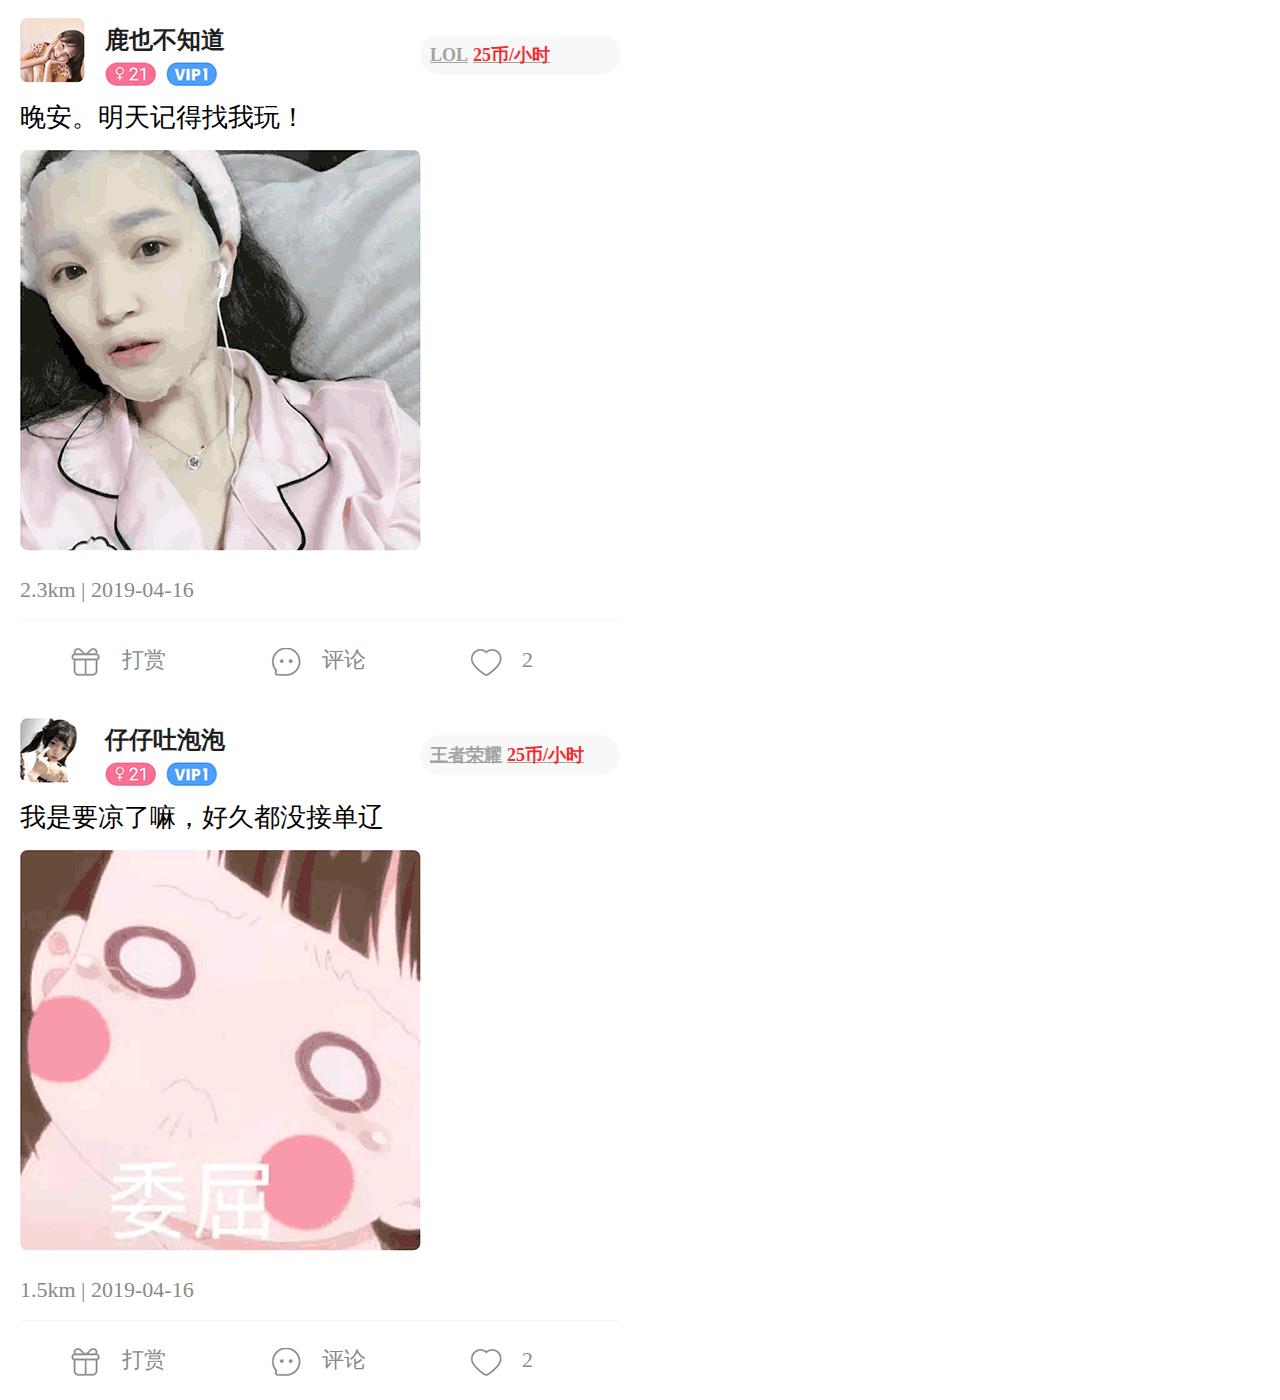
<file: fujin.html>
<!DOCTYPE html>
<html>
	<head>
		<meta charset="UTF-8">
		<meta name="viewport" content="width=device-width, initial-scale=1"/>
		<link rel="stylesheet" type="text/css" href="css/fujin.css"/>
		<title>附近</title>
		<script src="js/htmlFontSize.js" type="text/javascript" charset="utf-8"></script>
	</head>
	<body>
		<div class="main">
			<div class="bot" style="height:  7rem;">
				<div class="bot_top">
					<div class="bot_top_a">
						<img src="img/用户2.gif"/>
					</div>
					<div class="bot_top_b">
						<div class="bot_top_b1">
							鹿也不知道
						</div>
						<div class="bot_top_b2">
							<img src="img/女1.gif"/>
							<img src="img/vip1.gif"/>
						</div>
					</div>
					<div class="bot_top_c">
						<div class="bot_top_c1">
							<a href="#">
								LOL<font>25币/小时</font>
							</a>
						</div>
					</div>
				</div>
				<div class="bot_nav">
					<div class="bot_nav_a">
						晚安。明天记得找我玩！
					</div>
					<div class="bot_nav_b">
						<img src="img/tu4.gif"/>
					</div>
					<div class="bot_nav_c">
						2.3km | 2019-04-16
					</div>
				</div>
				<div class="bot_bot">
					<ul>
						<li><img src="img/ai1.gif"/></li>
						<li>打赏</li>
					</ul>
					<ul>
						<li><img src="img/ai2.gif"/></li>
						<li>评论</li>
					</ul>
					<ul>
						<li><img src="img/ai3.gif"/></li>
						<li>2</li>
					</ul>
				</div>
			</div>
			<div class="bot" style="height:  7rem;">
				<div class="blank"></div>
				<div class="bot_top">
					<div class="bot_top_a">
						<img src="img/用户3.gif"/>
					</div>
					<div class="bot_top_b">
						<div class="bot_top_b1">
							仔仔吐泡泡
						</div>
						<div class="bot_top_b2">
							<img src="img/女1.gif"/>
							<img src="img/vip1.gif"/>
						</div>
					</div>
					<div class="bot_top_c">
						<div class="bot_top_c1">
							<a href="#">
								王者荣耀<font>25币/小时</font>
							</a>
						</div>
					</div>
				</div>
				<div class="bot_nav">
					<div class="bot_nav_a">
						我是要凉了嘛，好久都没接单辽
					</div>
					<div class="bot_nav_b">
						<img src="img/tu5.gif"/>
					</div>
					<div class="bot_nav_c">
						1.5km | 2019-04-16
					</div>
				</div>
				<div class="bot_bot">
					<ul>
						<li><img src="img/ai1.gif"/></li>
						<li>打赏</li>
					</ul>
					<ul>
						<li><img src="img/ai2.gif"/></li>
						<li>评论</li>
					</ul>
					<ul>
						<li><img src="img/ai3.gif"/></li>
						<li>2</li>
					</ul>
				</div>
			</div>
		</div>	
	</body>
</html>
</file>
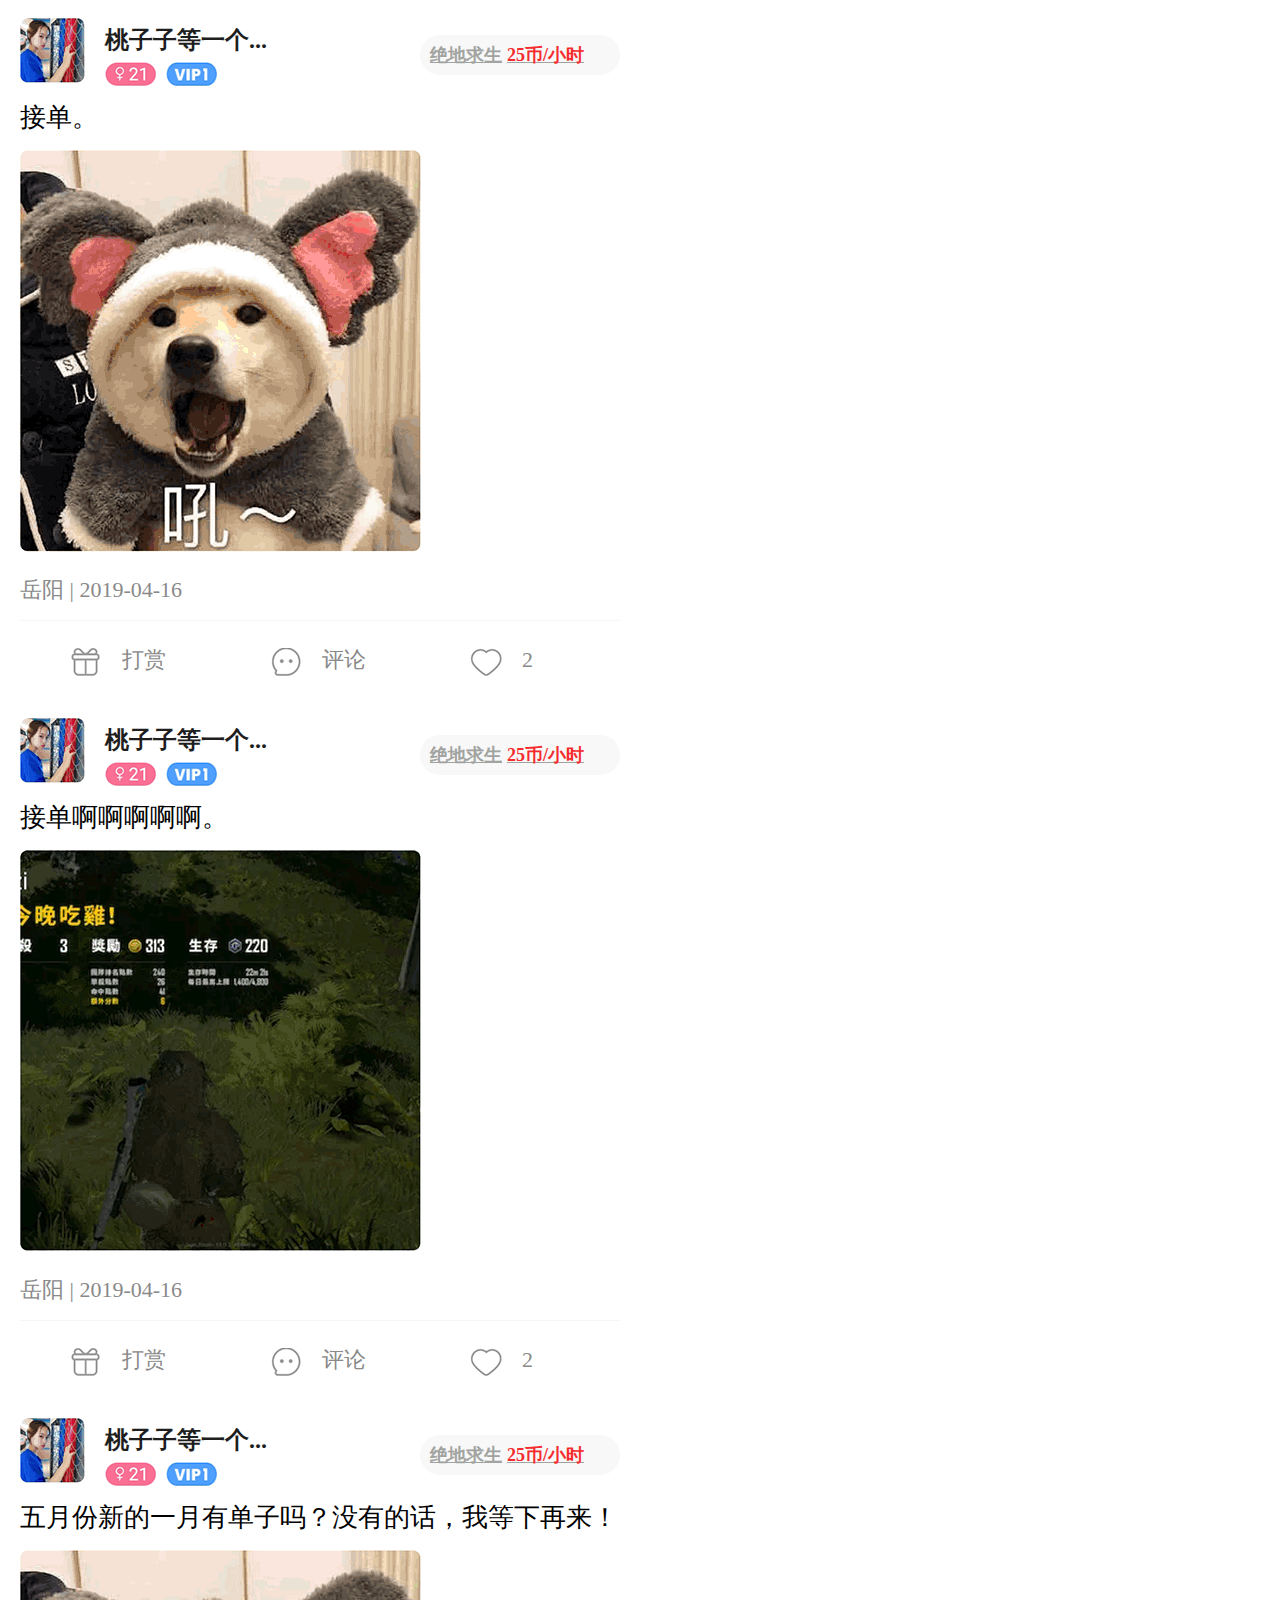
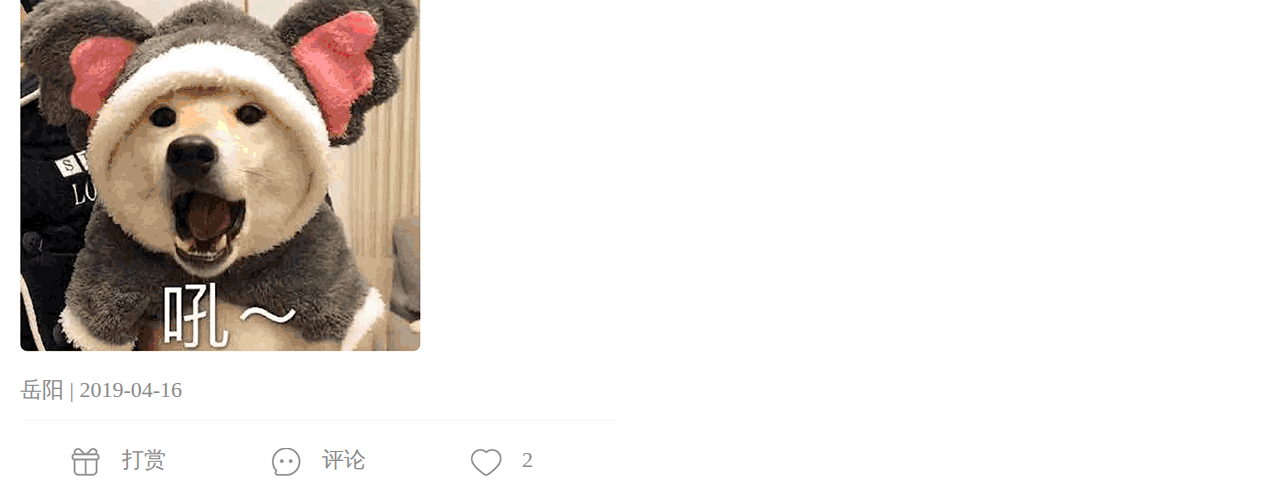
<file: guanzhu.html>
<!DOCTYPE html>
<html>
	<head>
		<meta charset="UTF-8">
		<meta name="viewport" content="width=device-width, initial-scale=1"/>
		<link rel="stylesheet" type="text/css" href="css/guanzhu.css"/>
		<title>关注</title>
		<script src="js/htmlFontSize.js" type="text/javascript" charset="utf-8"></script>
	</head>
	<body>
		<div class="main">
			<div class="bot" style="height:  7rem;">
				<div class="bot_top">
					<div class="bot_top_a">
						<img src="img/用户1.gif"/>
					</div>
					<div class="bot_top_b">
						<div class="bot_top_b1">
							桃子子等一个...
						</div>
						<div class="bot_top_b2">
							<img src="img/女1.gif"/>
							<img src="img/vip1.gif"/>
						</div>
					</div>
					<div class="bot_top_c">
						<div class="bot_top_c1">
							<a href="../下单/xiadan.html" target="_parent">
								绝地求生<font>25币/小时</font>
							</a>
						</div>
					</div>
				</div>
				<div class="bot_nav">
					<div class="bot_nav_a">
						接单。
					</div>
					<div class="bot_nav_b">
						<img src="img/tu1.gif"/>
					</div>
					<div class="bot_nav_c">
						岳阳 | 2019-04-16
					</div>
				</div>
				<div class="bot_bot">
					<ul>
						<li><img src="img/ai1.gif"/></li>
						<li>打赏</li>
					</ul>
					<ul>
						<li><img src="img/ai2.gif"/></li>
						<li>评论</li>
					</ul>
					<ul>
						<li><img src="img/ai3.gif"/></li>
						<li>2</li>
					</ul>
				</div>
			</div>
			<div class="bot" style="height:  7rem;">
				<div class="blank"></div>
				<div class="bot_top">
					<div class="bot_top_a">
						<img src="img/用户1.gif"/>
					</div>
					<div class="bot_top_b">
						<div class="bot_top_b1">
							桃子子等一个...
						</div>
						<div class="bot_top_b2">
							<img src="img/女1.gif"/>
							<img src="img/vip1.gif"/>
						</div>
					</div>
					<div class="bot_top_c">
						<div class="bot_top_c1">
							<a href="#">
								绝地求生<font>25币/小时</font>
							</a>
						</div>
					</div>
				</div>
				<div class="bot_nav">
					<div class="bot_nav_a">
						接单啊啊啊啊啊。
					</div>
					<div class="bot_nav_b">
						<img src="img/tu2.gif"/>
					</div>
					<div class="bot_nav_c">
						岳阳 | 2019-04-16
					</div>
				</div>
				<div class="bot_bot">
					<ul>
						<li><img src="img/ai1.gif"/></li>
						<li>打赏</li>
					</ul>
					<ul>
						<li><img src="img/ai2.gif"/></li>
						<li>评论</li>
					</ul>
					<ul>
						<li><img src="img/ai3.gif"/></li>
						<li>2</li>
					</ul>
				</div>
			</div>
			<div class="bot" style="height:  7rem;">
				<div class="blank"></div>
				<div class="bot_top">
					<div class="bot_top_a">
						<img src="img/用户1.gif"/>
					</div>
					<div class="bot_top_b">
						<div class="bot_top_b1">
							桃子子等一个...
						</div>
						<div class="bot_top_b2">
							<img src="img/女1.gif"/>
							<img src="img/vip1.gif"/>
						</div>
					</div>
					<div class="bot_top_c">
						<div class="bot_top_c1">
							<a href="#">
								绝地求生<font>25币/小时</font>
							</a>
						</div>
					</div>
				</div>
				<div class="bot_nav">
					<div class="bot_nav_a">
					五月份新的一月有单子吗？没有的话，我等下再来！
					</div>
					<div class="bot_nav_b">
						<img src="img/tu1.gif"/>
					</div>
					<div class="bot_nav_c">
						岳阳 | 2019-04-16
					</div>
				</div>
				<div class="bot_bot">
					<ul>
						<li><img src="img/ai1.gif"/></li>
						<li>打赏</li>
					</ul>
					<ul>
						<li><img src="img/ai2.gif"/></li>
						<li>评论</li>
					</ul>
					<ul>
						<li><img src="img/ai3.gif"/></li>
						<li>2</li>
					</ul>
				</div>
			</div>
		</div>
	</body>
</html>
</file>
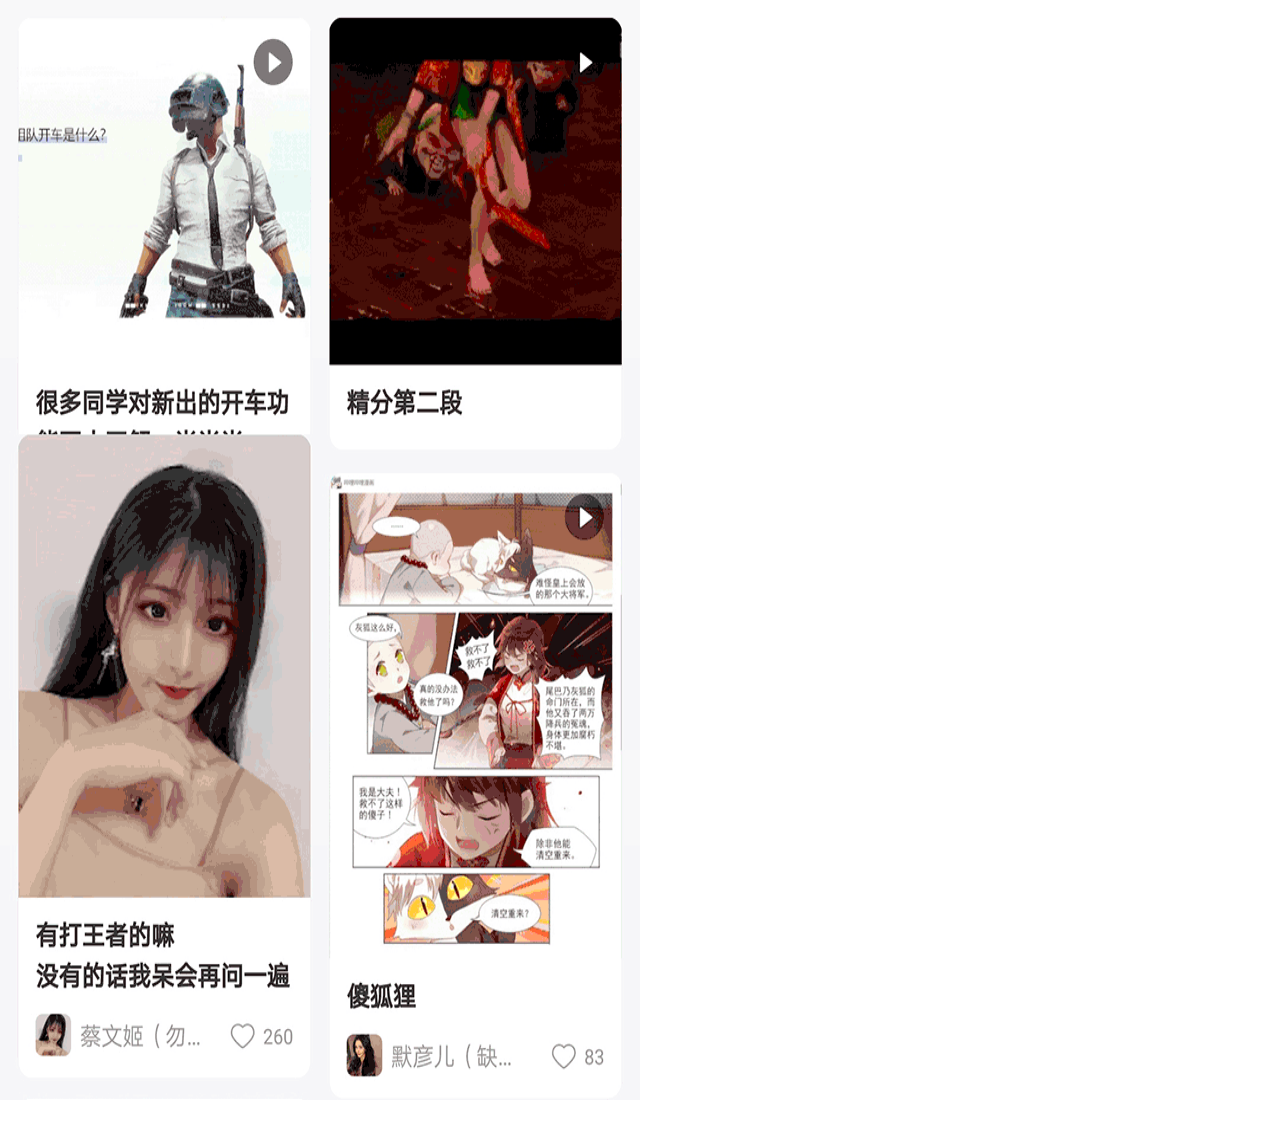
<file: tuijian.html>
<!DOCTYPE html>
<html>
	<head>
		<meta charset="UTF-8">
		<meta name="viewport" content="width=device-width, initial-scale=1"/>
		<link rel="stylesheet" type="text/css" href="css/tuijian.css"/>
		<title>推荐</title>
		<script src="js/htmlFontSize.js" type="text/javascript" charset="utf-8"></script>
	</head>
	<body>
		<div class="main">
			<img src="img/tu3.gif"/>
		</div>
	</body>
</html>
</file>
<file: css/fujin.css>
*{
	margin: 0;
	padding: 0;
}
.main{
	width: 6.4rem;
	float: left;
}
.bot{
	width: 6.4rem;
	height: 8.2rem;
	float: left;
}
.bot_top{
	width: 6rem;
	height: 1rem;
	float:left ;
	padding: 0 .2rem;
}
.bot_top_a{
	float: left;
	width: .75rem;
	height: 1rem;
	line-height: 1rem;
}
.bot_top_a img{
	width: .65rem;
	height: .65rem;
}
.bot_top_b{
	float: left;
	width: 3.25rem;
	height: 1rem;
}
.bot_top_b1{
	width: 3.25rem;
	height:  .62rem;
	float: left;
	font-size: .24rem;
	line-height: .8rem;
	color: #1E1E1E;
	font-weight: bold;
	text-indent: .1rem;
}
.bot_top_b2{
	width: 3.25rem;
	height: .38rem;
	float: left;
	margin: 0 .1rem;
}
.bot_top_b2 img{
	float: left;
	width: .51rem;
	height: .24rem;
	margin-right: .1rem;
}
.bot_top_b2:nth-child(2)img{
	float: left;
	width: .58rem;
	height: .24rem;
}
.bot_top_c{
	width: 2rem;
	height: 1rem;
	float: left;
}
.bot_top_c1{
	width: 2rem;
	height: .4rem;
	background:  #f8f8f8;
	border-radius: .3rem;
	margin-top: .35rem;
	font-size: .18rem;
	font-weight: bold;
	line-height: .4rem;
	text-indent: .1rem;
}
.bot_top_c1 font{
	font-size: .18rem;
	font-weight: bold;
	line-height: .4rem;
	color:#f52c2e;
	padding-left: .05rem;
}
.bot_top_c1 a{
	color:#a1a3a0;
}
.bot_top_c1 font a{
	color:#f52c2e;
}
.bot_nav{
	width: 6rem;
	height: 5.2rem;
	float: left;
	padding: 0 .2rem;
}
.bot_nav_a{
	width: 6rem;
	height: .5rem;
	float: left;
	font-size: .26rem;
	color: #000000;
}
.bot_nav_b{
	width: 6rem;
	height: 4.1rem;
	float: left;
}
.bot_nav_b img{
	width: 4.01rem;
	height: 4.02rem;
}
.bot_nav_c{
	width: 6rem;
	height: .6rem;
	float: left;
	font-size: .22rem;
	color:#898989;
	line-height: .6rem;
	border-bottom: .01rem solid #f6f6f6;
}
.bot_bot{
	width: 6rem;
	height: .8rem;
	float: left;
	padding: 0 .2rem;
}
.bot_bot ul{
	width: 2rem;
	height: .8rem;
	float: left;
	text-align: center;
}
.bot_bot ul li{
	float: left;
	font-size: .22rem;
	color:  #898989;
	list-style: none;
	line-height: .8rem;
	margin-left: .2rem;
}
.bot_bot ul li img{
	width: .32rem;
	height: .28rem;
	vertical-align: middle;
	margin-left: .3rem;
}
</file>
<file: css/guanzhu.css>
* {
	margin: 0;
	padding: 0;
}

.main {
	width: 6.4rem;
	float: left;
}

.bot {
	width: 6.4rem;
	height: 8.2rem;
	float: left;
}

.bot_top {
	width: 6rem;
	height: 1rem;
	float: left;
	padding: 0 .2rem;
}

.bot_top_a {
	float: left;
	width: .75rem;
	height: 1rem;
	line-height: 1rem;
}

.bot_top_a img {
	width: .65rem;
	height: .65rem;
}

.bot_top_b {
	float: left;
	width: 3.25rem;
	height: 1rem;
}

.bot_top_b1 {
	width: 3.25rem;
	height: .62rem;
	float: left;
	font-size: .24rem;
	line-height: .8rem;
	color: #1E1E1E;
	font-weight: bold;
	text-indent: .1rem;
}

.bot_top_b2 {
	width: 3.25rem;
	height: .38rem;
	float: left;
	margin: 0 .1rem;
}

.bot_top_b2 img {
	float: left;
	width: .51rem;
	height: .24rem;
	margin-right: .1rem;
}

.bot_top_b2:nth-child(2)img {
	float: left;
	width: .58rem;
	height: .24rem;
}

.bot_top_c {
	width: 2rem;
	height: 1rem;
	float: left;
}

.bot_top_c1 {
	width: 2rem;
	height: .4rem;
	background: #f8f8f8;
	border-radius: .3rem;
	margin-top: .35rem;
	font-size: .18rem;
	font-weight: bold;
	line-height: .4rem;
	text-indent: .1rem;
}

.bot_top_c1 a {
	white-space: nowrap;
}

.bot_top_c1 font {
	font-size: .18rem;
	font-weight: bold;
	line-height: .4rem;
	color: #f52c2e;
	padding-left: .05rem;
}

.bot_top_c1 a {
	color: #a1a3a0;
}

.bot_top_c1 font a {
	color: #f52c2e;
}

.bot_nav {
	width: 6rem;
	height: 5.2rem;
	float: left;
	padding: 0 .2rem;
}

.bot_nav_a {
	width: 6rem;
	height: .5rem;
	float: left;
	font-size: .26rem;
	color: #000000;
}

.bot_nav_b {
	width: 6rem;
	height: 4.1rem;
	float: left;
}

.bot_nav_b img {
	width: 4.01rem;
	height: 4.02rem;
}

.bot_nav_c {
	width: 6rem;
	height: .6rem;
	float: left;
	font-size: .22rem;
	color: #898989;
	line-height: .6rem;
	border-bottom: .01rem solid #f6f6f6;
}

.bot_bot {
	width: 6rem;
	height: .8rem;
	float: left;
	padding: 0 .2rem;
}

.bot_bot ul {
	width: 2rem;
	height: .8rem;
	float: left;
	text-align: center;
}

.bot_bot ul li {
	float: left;
	font-size: .22rem;
	color: #898989;
	list-style: none;
	line-height: .8rem;
	margin-left: .2rem;
}

.bot_bot ul li img {
	width: .32rem;
	height: .28rem;
	vertical-align: middle;
	margin-left: .3rem;
}
</file>
<file: css/tuijian.css>
*{
	padding: 0;
	margin: 0;
}
.main{
	width: 6.4rem;
	float: left;
}
.main img{
	width: 6.4rem;
	height: 11rem;
}
</file>
